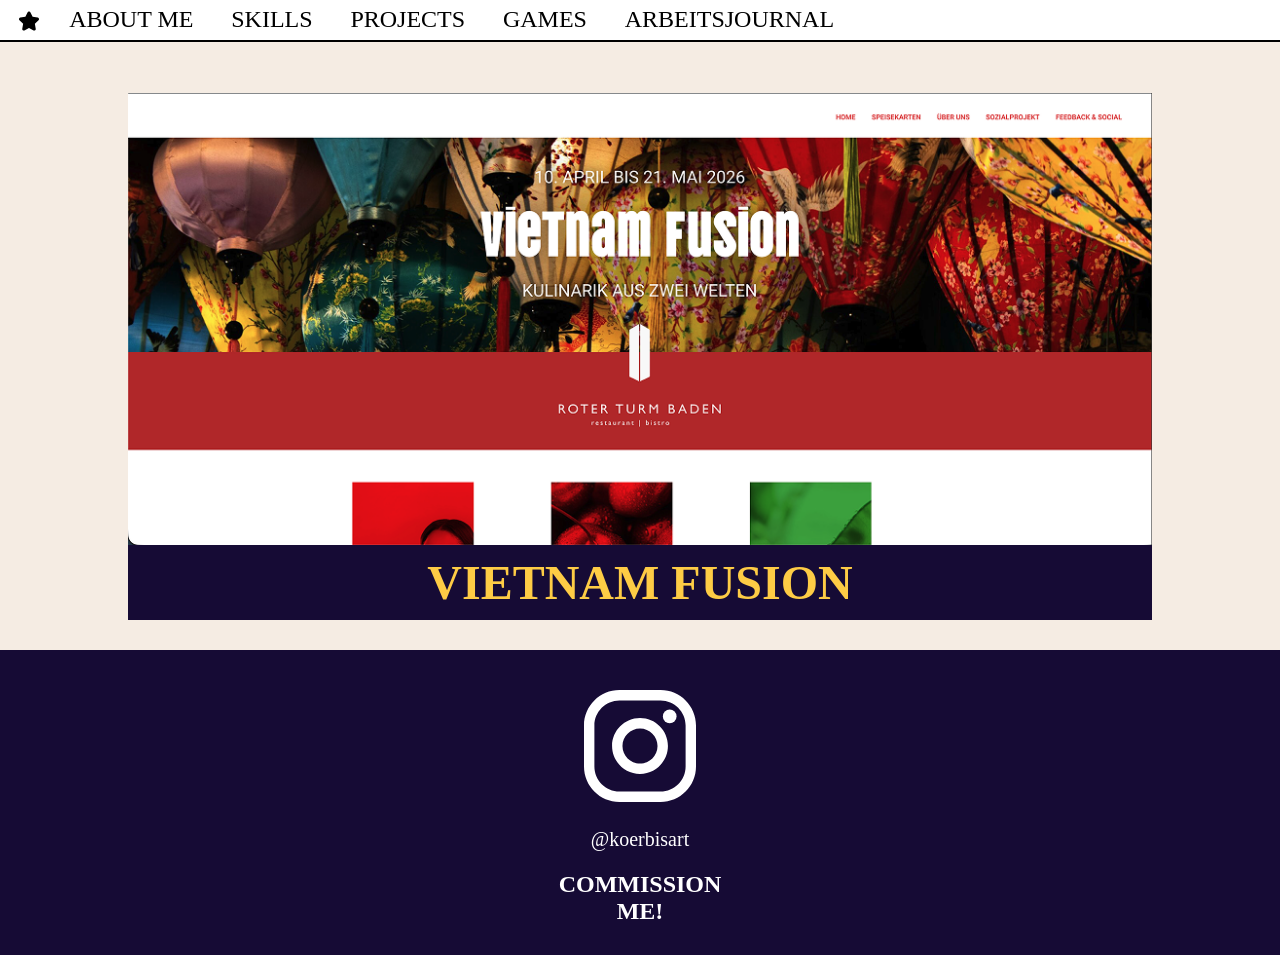
<file: Sites/Arbeitsjournal/Arbeitsjournal.html>
<!DOCTYPE html>
<html>
  <head>
    <meta charset="UTF-8">
    <meta name="viewport" content="width=device-width, initial-scale=1.0">
  
    <!-- Browser Icon -->
  <link rel="icon" href="https://i.imgur.com/3kIYfxg.gif">
  
  <!-- Tab Name -->
  <title>Koerbi's Creative Corner</title>
    <link href="../../style.css" rel="stylesheet" type="text/css" media="all">
    <link href="Arbeitsjournal.css" rel="stylesheet" type="text/css" media="all">
    
      
  </head>


<body>

  <header>

    <nav>
            <ul>
              <svg xmlns="http://www.w3.org/2000/svg" fill="none" viewBox="0 0 14 14" id="Star-1--Streamline-Core" height="20" width="20">
        <desc>
          Star 1 Streamline Icon: https://streamlinehq.com
        </desc>
        <g id="star-1--reward-rating-rate-social-star-media-favorite-like-stars">
          <path id="Union" fill="#000000" fill-rule="evenodd" d="M7 0.276855c-0.19843 0 -0.39272 0.056768 -0.55993 0.163603 -0.16508 0.10547 -0.29697 0.255388 -0.38055 0.432443L4.47196 4.07799c-0.00312 0.0063 -0.00611 0.01266 -0.00896 0.01909 -0.00071 0.00159 -0.00183 0.00298 -0.00324 0.00401 -0.00141 0.00103 -0.00306 0.00168 -0.0048 0.00187 -0.00609 0.00067 -0.01217 0.00146 -0.01823 0.00236l-3.495581 0.51786c-0.193204 0.01879 -0.377444 0.09129 -0.531759 0.20949 -0.159672 0.12231 -0.280454 0.28829 -0.3477142 0.47784 -0.06726016 0.18955 -0.0781133 0.39454 -0.0312442 0.59014 0.0466876 0.19483 0.1486564 0.37202 0.2936224 0.51027L2.88283 8.87974l-0.00004 0.00005 0.00587 0.00548c0.00365 0.00342 0.0064 0.00769 0.00798 0.01244 0.00158 0.00474 0.00195 0.00981 0.00107 0.01473l-0.00056 0.00327 -0.60974 3.56839 -0.00015 0.0009c-0.0335 0.1934 -0.01214 0.3923 0.06167 0.5741 0.07391 0.1822 0.19747 0.3399 0.3566 0.4553 0.15914 0.1153 0.34746 0.1837 0.54354 0.1973 0.19569 0.0136 0.39127 -0.0279 0.56457 -0.1197l0.00006 -0.0001 0.00099 -0.0005 3.14948 -1.6645c0.01129 -0.0049 0.0235 -0.0075 0.03585 -0.0075s0.02455 0.0026 0.03585 0.0075l3.14943 1.6645 0.0006 0.0003c0.1734 0.0921 0.3692 0.1337 0.565 0.12 0.1961 -0.0136 0.3844 -0.082 0.5436 -0.1973 0.1591 -0.1154 0.2827 -0.2731 0.3566 -0.4553 0.0738 -0.1818 0.0951 -0.3806 0.0617 -0.5739l-0.0002 -0.0011 -0.6097 -3.5684 -0.0006 -0.00326c-0.0009 -0.00492 -0.0005 -0.00999 0.0011 -0.01473 0.0015 -0.00474 0.0043 -0.00902 0.0079 -0.01244l0.0001 0.00005 0.0058 -0.00558 2.5588 -2.46885c0.1449 -0.13825 0.2469 -0.31542 0.2936 -0.51024 0.0468 -0.1956 0.036 -0.40059 -0.0313 -0.59014 -0.0672 -0.18955 -0.188 -0.35553 -0.3477 -0.47784 -0.1543 -0.1182 -0.3385 -0.1907 -0.5317 -0.20949l-3.49562 -0.51786c-0.00606 -0.0009 -0.01214 -0.00169 -0.01823 -0.00236 -0.00174 -0.00019 -0.0034 -0.00084 -0.00481 -0.00187 -0.00141 -0.00103 -0.00252 -0.00242 -0.00323 -0.00401 -0.00285 -0.00643 -0.00584 -0.01279 -0.00896 -0.01909L7.94048 0.872887C7.8569 0.695838 7.72501 0.545925 7.55994 0.440458 7.39272 0.333623 7.19843 0.276855 7 0.276855Z" clip-rule="evenodd" stroke-width="1"></path>
        </g>
      </svg>

              <li><a href="../../index.html">About Me</a></li>
      <li><a href="../Skills/skills.html">Skills</a></li>

      <div class="dropdown">
        <button class="dropbtn">Projects
          <i class="fa fa-caret-down"></i>
        </button>
        <div class="dropdown-content">
          <a href="../Projects/Art/myart.html">Art</a>
          <a href="../Projects/Blender/Blenderprojects.html">Blender</a>
          <a href="../Projects/Graficdesign/graficdesign.html">Grafic Design</a>
        </div>
      </div>
        
      <li><a href="../Games/gamesstartingscreen.html">Games</a></li>
      <li><a href="Arbeitsjournal.html">Arbeitsjournal</a></li>
            </ul>
    </nav>

  </header>

    <div class="content">


        <div class="Vietnamfusion">
        <img src="../../recources/Photos/Grafic_design_projects/VietnamFusion/Bildschirmfoto 2026-03-05 um 10.23.31 1.png" alt="Vietnamfusion">
            <button class="accordion">Vietnam Fusion</button>
            <div class="panel">
                <p>Dieses Projekt war das erste grössere Projekt mit dem mein Berufsbildner auf mich zukam. Das Restaurant Roter Turm in Baden, ein Betrieb der TRINAMO AG hatte eine Aktion geplant, in der sie Schweizer Küche mit der Vietnamesischen vereinen wollten. Dafür benötigten sie verschiedenste Print- und Medienprodukte.</p>
                <div class="firststep">
                    <div class="left">
                        <p>Mein Arbeitskollege und ich machten uns also an die Arbeit und suchten erstmal alles an CI/CD zusammen, was wir schon hatten, damit wir schon mal einen gewissen Rahmen feststecken konnten. Danach erstellten wir noch ein CD spezifisch für die Aktion und alles damit verbundene Werbematerial als auch ein Moodboard.</p>
                    </div>
                    <div class="right">
                        <img src="../../recources/Photos/Grafic_design_projects/VietnamFusion/CI.jpg">
                        <img src="../../recources/Photos/Grafic_design_projects/VietnamFusion/Moodboard_2.0.jpg">
                    </div>
                </div>
                
                <div class="secondstep">
                    <div class="left">
                        <img src="../../recources/Photos/Grafic_design_projects/VietnamFusion/Visualisierung_Poster.jpg">
                        <img src="../../recources/Photos/Grafic_design_projects/VietnamFusion/foto_essen.JPG">
                    </div>
                    <div class="right">
                        <p>Im Anschluss waren wir dann auch noch vor Ort, um uns einen Überblick zu verschaffen darüber wo die Poster, für die wir uns gemeinsam mit der Betriebsleiterin der Gastrobetriebe entschieden haben, hängen würden da eine Wand auch noch rot war und dies nicht mit allen Farben gut harmoniert. Ausserdem haben wir auch die Chance bekommen schonmal Fotos von den Gerichten zu schiessen, die wir dann für Werbeprodukte weiterverwenden konnten und die dann auch die Basis für die Flyer und Plakate bilden würden.</p>
                    </div>
                </div>
                </div>
            </div>
        </div>

    </div>

    <footer>

    <div class="Insta">
    <a href="https://www.instagram.com/koerbisart/">
    <img src="../../recources/Photos/icons/socials/Insta_Logo.svg" alt="Instagram Logo">
    </a>
    <p>@koerbisart</p>
    <h4>Commission me!</h4>
    </div>

  </footer>

    <script src="Arbeitsjournal.js"></script>
  </body>

  </html>
</file>
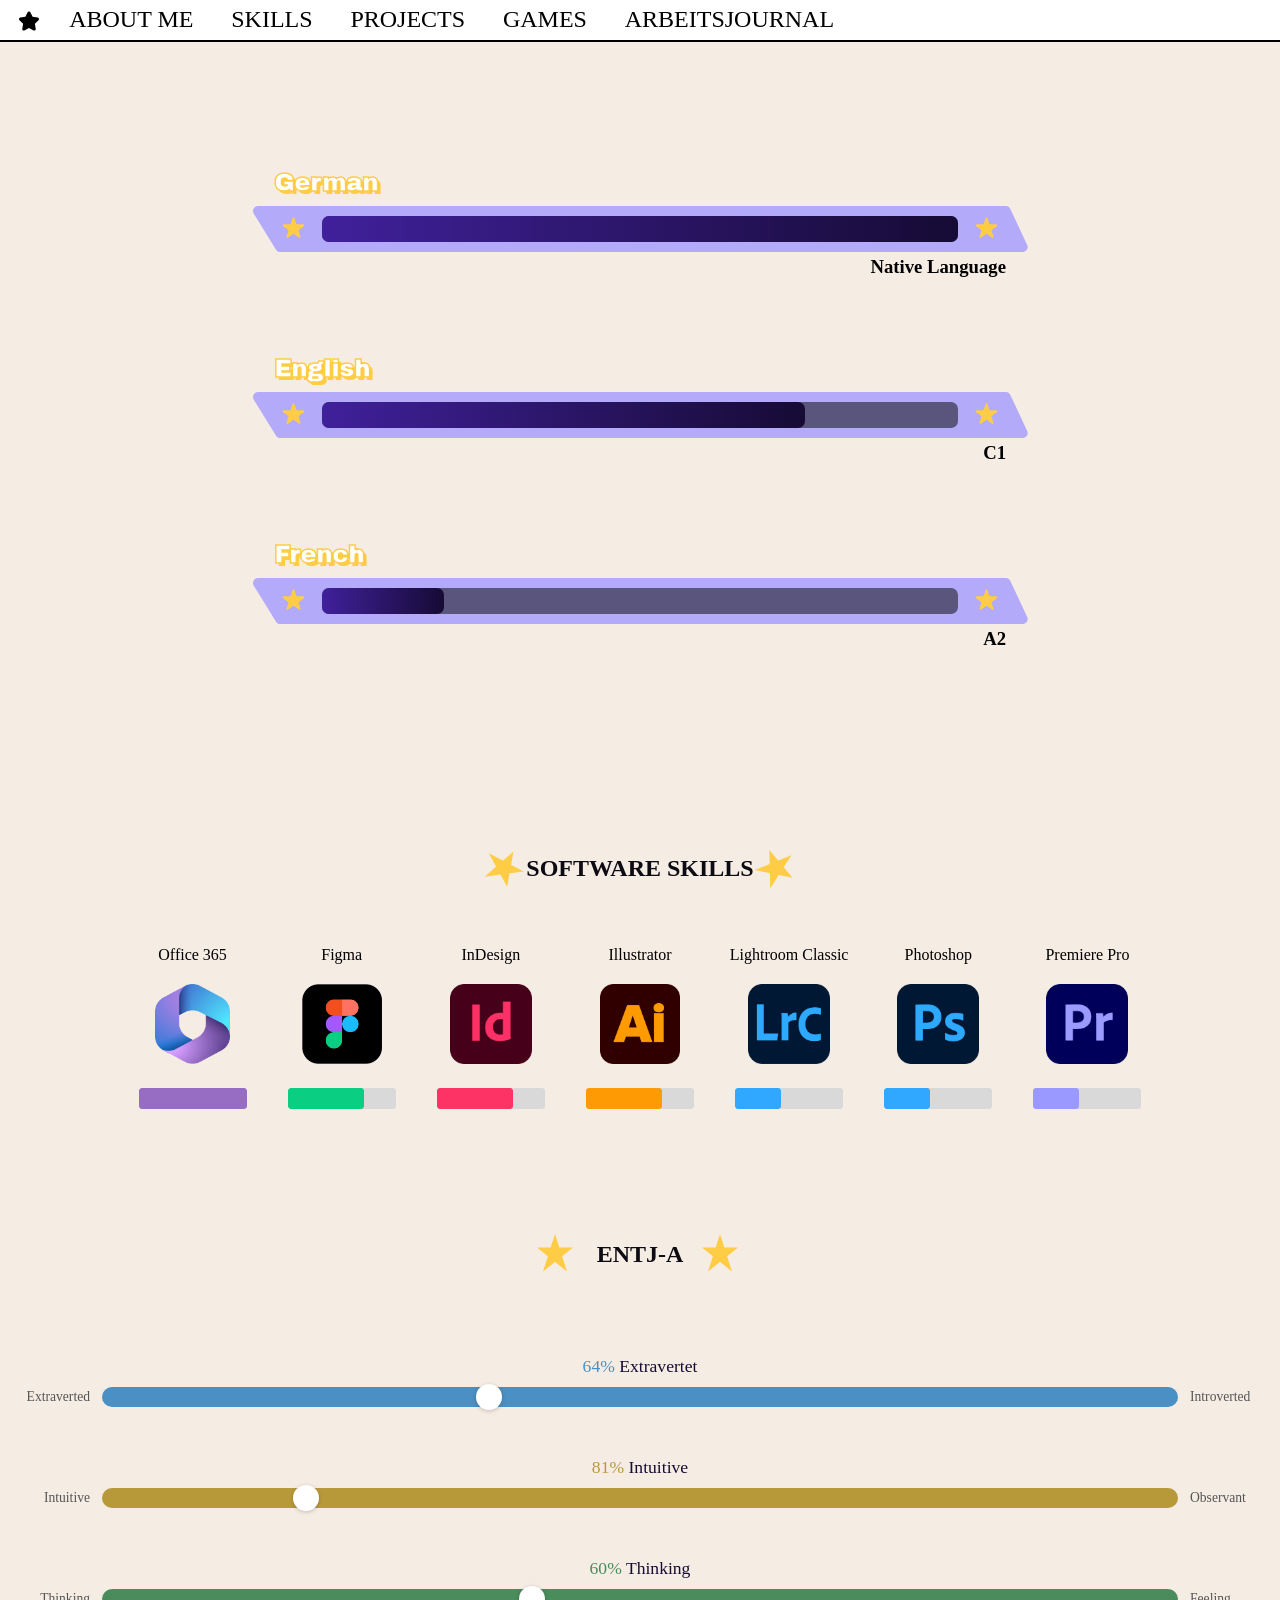
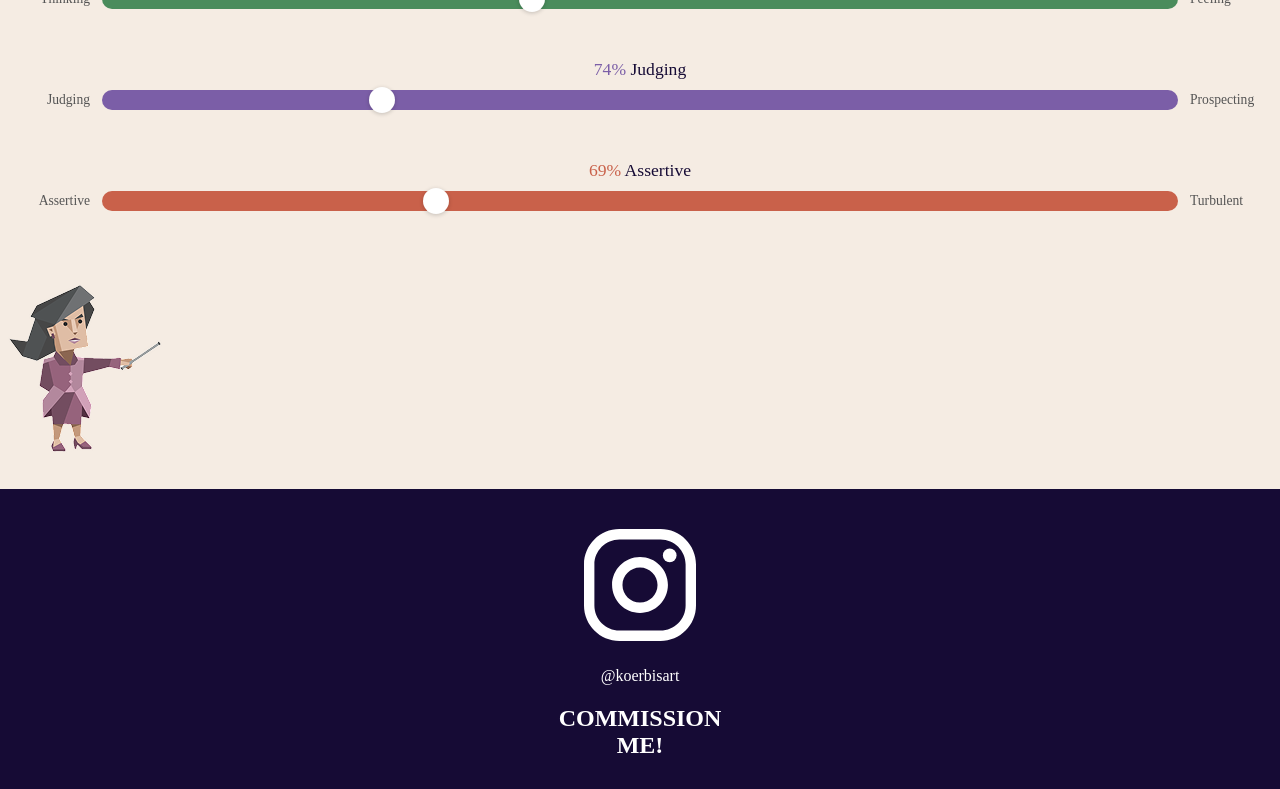
<file: Sites/Skills/skills.html>
<!DOCTYPE html>
<html>
  <head>
    <meta charset="UTF-8">
    <meta name="viewport" content="width=device-width, initial-scale=1.0">
  
    <!-- Browser Icon -->
  <link rel="icon" href="https://i.imgur.com/3kIYfxg.gif">
  
  <!-- Tab Name -->
  <title>Koerbi's Creative Corner</title>
    <link href="../../style.css" rel="stylesheet" type="text/css" media="all">
    <link href="skills.css" rel="stylesheet" type="text/css" media="all">
    
      
  </head>


<body>

  <header>

    <nav>
            <ul>
              <svg xmlns="http://www.w3.org/2000/svg" fill="none" viewBox="0 0 14 14" id="Star-1--Streamline-Core" height="20" width="20">
        <desc>
          Star 1 Streamline Icon: https://streamlinehq.com
        </desc>
        <g id="star-1--reward-rating-rate-social-star-media-favorite-like-stars">
          <path id="Union" fill="#000000" fill-rule="evenodd" d="M7 0.276855c-0.19843 0 -0.39272 0.056768 -0.55993 0.163603 -0.16508 0.10547 -0.29697 0.255388 -0.38055 0.432443L4.47196 4.07799c-0.00312 0.0063 -0.00611 0.01266 -0.00896 0.01909 -0.00071 0.00159 -0.00183 0.00298 -0.00324 0.00401 -0.00141 0.00103 -0.00306 0.00168 -0.0048 0.00187 -0.00609 0.00067 -0.01217 0.00146 -0.01823 0.00236l-3.495581 0.51786c-0.193204 0.01879 -0.377444 0.09129 -0.531759 0.20949 -0.159672 0.12231 -0.280454 0.28829 -0.3477142 0.47784 -0.06726016 0.18955 -0.0781133 0.39454 -0.0312442 0.59014 0.0466876 0.19483 0.1486564 0.37202 0.2936224 0.51027L2.88283 8.87974l-0.00004 0.00005 0.00587 0.00548c0.00365 0.00342 0.0064 0.00769 0.00798 0.01244 0.00158 0.00474 0.00195 0.00981 0.00107 0.01473l-0.00056 0.00327 -0.60974 3.56839 -0.00015 0.0009c-0.0335 0.1934 -0.01214 0.3923 0.06167 0.5741 0.07391 0.1822 0.19747 0.3399 0.3566 0.4553 0.15914 0.1153 0.34746 0.1837 0.54354 0.1973 0.19569 0.0136 0.39127 -0.0279 0.56457 -0.1197l0.00006 -0.0001 0.00099 -0.0005 3.14948 -1.6645c0.01129 -0.0049 0.0235 -0.0075 0.03585 -0.0075s0.02455 0.0026 0.03585 0.0075l3.14943 1.6645 0.0006 0.0003c0.1734 0.0921 0.3692 0.1337 0.565 0.12 0.1961 -0.0136 0.3844 -0.082 0.5436 -0.1973 0.1591 -0.1154 0.2827 -0.2731 0.3566 -0.4553 0.0738 -0.1818 0.0951 -0.3806 0.0617 -0.5739l-0.0002 -0.0011 -0.6097 -3.5684 -0.0006 -0.00326c-0.0009 -0.00492 -0.0005 -0.00999 0.0011 -0.01473 0.0015 -0.00474 0.0043 -0.00902 0.0079 -0.01244l0.0001 0.00005 0.0058 -0.00558 2.5588 -2.46885c0.1449 -0.13825 0.2469 -0.31542 0.2936 -0.51024 0.0468 -0.1956 0.036 -0.40059 -0.0313 -0.59014 -0.0672 -0.18955 -0.188 -0.35553 -0.3477 -0.47784 -0.1543 -0.1182 -0.3385 -0.1907 -0.5317 -0.20949l-3.49562 -0.51786c-0.00606 -0.0009 -0.01214 -0.00169 -0.01823 -0.00236 -0.00174 -0.00019 -0.0034 -0.00084 -0.00481 -0.00187 -0.00141 -0.00103 -0.00252 -0.00242 -0.00323 -0.00401 -0.00285 -0.00643 -0.00584 -0.01279 -0.00896 -0.01909L7.94048 0.872887C7.8569 0.695838 7.72501 0.545925 7.55994 0.440458 7.39272 0.333623 7.19843 0.276855 7 0.276855Z" clip-rule="evenodd" stroke-width="1"></path>
        </g>
      </svg>

              <li><a href="../../index.html">About Me</a></li>
      <li><a href="../Skills/skills.html">Skills</a></li>

      <div class="dropdown">
        <button class="dropbtn">Projects
          <i class="fa fa-caret-down"></i>
        </button>
        <div class="dropdown-content">
          <a href="../Projects/Art/myart.html">Art</a>
          <a href="../Projects/Blender/Blenderprojects.html">Blender</a>
          <a href="../Projects/Graficdesign/graficdesign.html">Grafic Design</a>
        </div>
      </div>
        
      <li><a href="../Games/gamesstartingscreen.html">Games</a></li>
      <li><a href="../Arbeitsjournal/Arbeitsjournal.html">Arbeitsjournal</a></li>
            </ul>
    </nav>

  </header>

  <div id="star-counter" class="counter-hidden">
  <span id="count">0</span>
  <img src="../../recources/Photos/mario 64 star Background Removed.png" alt="Mario 64 Star">
  </div>

<div class="flexboxcontainer">
  <div class="containerlanguages">
  <div class="german">
    <h2>German</h2>
    <svg width="782" height="46" viewBox="0 0 782 46" fill="none" xmlns="http://www.w3.org/2000/svg">
<path d="M4.72937 7.63337C2.66566 4.30247 5.06132 0 8.97971 0H756.818C758.759 0 760.525 1.12397 761.347 2.88288L778.174 38.8829C779.723 42.198 777.303 46 773.644 46H31.284C29.5531 46 27.9453 45.1048 27.0337 43.6334L4.72937 7.63337Z" fill="#B3ABFA"/>
<rect x="73" y="10" width="636" height="26" rx="7" fill="black" fill-opacity="0.5"/>
<rect x="73" y="10" width="636" height="26" rx="7" fill="url(#paint0_linear_112_2)"/>
<path d="M43.5489 11.9271C43.8483 11.0057 45.1517 11.0057 45.4511 11.9271L47.3064 17.6373C47.4403 18.0493 47.8243 18.3283 48.2575 18.3283H54.2616C55.2303 18.3283 55.6331 19.5679 54.8494 20.1373L49.9919 23.6664C49.6415 23.9211 49.4948 24.3724 49.6287 24.7844L51.484 30.4947C51.7834 31.416 50.7289 32.1821 49.9452 31.6127L45.0878 28.0836C44.7373 27.8289 44.2627 27.8289 43.9122 28.0836L39.0548 31.6127C38.2711 32.1821 37.2166 31.416 37.516 30.4947L39.3713 24.7844C39.5052 24.3724 39.3585 23.9211 39.0081 23.6664L34.1506 20.1373C33.3669 19.5679 33.7697 18.3283 34.7384 18.3283H40.7425C41.1757 18.3283 41.5597 18.0493 41.6936 17.6373L43.5489 11.9271Z" fill="#FECC45" class="star" style="cursor:pointer"/>
<path d="M736.549 11.9271C736.848 11.0057 738.152 11.0057 738.451 11.9271L740.306 17.6373C740.44 18.0493 740.824 18.3283 741.257 18.3283H747.262C748.23 18.3283 748.633 19.5679 747.849 20.1373L742.992 23.6664C742.641 23.9211 742.495 24.3724 742.629 24.7844L744.484 30.4947C744.783 31.416 743.729 32.1821 742.945 31.6127L738.088 28.0836C737.737 27.8289 737.263 27.8289 736.912 28.0836L732.055 31.6127C731.271 32.1821 730.217 31.416 730.516 30.4947L732.371 24.7844C732.505 24.3724 732.359 23.9211 732.008 23.6664L727.151 20.1373C726.367 19.5679 726.77 18.3283 727.738 18.3283H733.743C734.176 18.3283 734.56 18.0493 734.694 17.6373L736.549 11.9271Z" fill="#FECC45" class="star" style="cursor:pointer"/>
<defs>
<linearGradient id="paint0_linear_112_2" x1="73" y1="23" x2="709" y2="23" gradientUnits="userSpaceOnUse">
<stop stop-color="#40209B"/>
<stop offset="1" stop-color="#160B35"/>
</linearGradient>
</defs>
</svg>

    </div>
  <h3>Native Language</h3>

  <div class="english">
    <h2>English</h2>
    <svg width="782" height="46" viewBox="0 0 782 46" fill="none" xmlns="http://www.w3.org/2000/svg">
<path d="M4.72937 7.63337C2.66566 4.30247 5.06132 0 8.97971 0H756.818C758.759 0 760.525 1.12397 761.347 2.88288L778.174 38.8829C779.723 42.198 777.303 46 773.644 46H31.284C29.5531 46 27.9453 45.1048 27.0337 43.6334L4.72937 7.63337Z" fill="#B3ABFA"/>
<rect x="73" y="10" width="636" height="26" rx="7" fill="black" fill-opacity="0.5"/>
<rect x="73" y="10" width="483" height="26" rx="7" fill="url(#paint0_linear_112_3)"/>
<path d="M43.5489 11.9271C43.8483 11.0057 45.1517 11.0057 45.4511 11.9271L47.3064 17.6373C47.4403 18.0493 47.8243 18.3283 48.2575 18.3283H54.2616C55.2303 18.3283 55.6331 19.5679 54.8494 20.1373L49.9919 23.6664C49.6415 23.9211 49.4948 24.3724 49.6287 24.7844L51.484 30.4947C51.7834 31.416 50.7289 32.1821 49.9452 31.6127L45.0878 28.0836C44.7373 27.8289 44.2627 27.8289 43.9122 28.0836L39.0548 31.6127C38.2711 32.1821 37.2166 31.416 37.516 30.4947L39.3713 24.7844C39.5052 24.3724 39.3585 23.9211 39.0081 23.6664L34.1506 20.1373C33.3669 19.5679 33.7697 18.3283 34.7384 18.3283H40.7425C41.1757 18.3283 41.5597 18.0493 41.6936 17.6373L43.5489 11.9271Z" fill="#FECC45" class="star" style="cursor:pointer"/>
<path d="M736.549 11.9271C736.848 11.0057 738.152 11.0057 738.451 11.9271L740.306 17.6373C740.44 18.0493 740.824 18.3283 741.257 18.3283H747.262C748.23 18.3283 748.633 19.5679 747.849 20.1373L742.992 23.6664C742.641 23.9211 742.495 24.3724 742.629 24.7844L744.484 30.4947C744.783 31.416 743.729 32.1821 742.945 31.6127L738.088 28.0836C737.737 27.8289 737.263 27.8289 736.912 28.0836L732.055 31.6127C731.271 32.1821 730.217 31.416 730.516 30.4947L732.371 24.7844C732.505 24.3724 732.359 23.9211 732.008 23.6664L727.151 20.1373C726.367 19.5679 726.77 18.3283 727.738 18.3283H733.743C734.176 18.3283 734.56 18.0493 734.694 17.6373L736.549 11.9271Z" fill="#FECC45" class="star" style="cursor:pointer"/>
<defs>
<linearGradient id="paint0_linear_112_3" x1="73" y1="23" x2="556" y2="23" gradientUnits="userSpaceOnUse">
<stop stop-color="#40209B"/>
<stop offset="1" stop-color="#160B35"/>
</linearGradient>
</defs>
</svg>

  </div>
  <h3>C1</h3>

  <div class="french">
    <h2>French</h2>
  <svg width="782" height="46" viewBox="0 0 782 46" fill="none" xmlns="http://www.w3.org/2000/svg">
<path d="M4.72937 7.63337C2.66566 4.30247 5.06132 0 8.97971 0H756.818C758.759 0 760.525 1.12397 761.347 2.88288L778.174 38.8829C779.723 42.198 777.303 46 773.644 46H31.284C29.5531 46 27.9453 45.1048 27.0337 43.6334L4.72937 7.63337Z" fill="#B3ABFA"/>
<rect x="73" y="10" width="636" height="26" rx="7" fill="black" fill-opacity="0.5"/>
<rect x="73" y="10" width="122" height="26" rx="7" fill="url(#paint0_linear_112_4)"/>
<path d="M43.5489 11.9271C43.8483 11.0057 45.1517 11.0057 45.4511 11.9271L47.3064 17.6373C47.4403 18.0493 47.8243 18.3283 48.2575 18.3283H54.2616C55.2303 18.3283 55.6331 19.5679 54.8494 20.1373L49.9919 23.6664C49.6415 23.9211 49.4948 24.3724 49.6287 24.7844L51.484 30.4947C51.7834 31.416 50.7289 32.1821 49.9452 31.6127L45.0878 28.0836C44.7373 27.8289 44.2627 27.8289 43.9122 28.0836L39.0548 31.6127C38.2711 32.1821 37.2166 31.416 37.516 30.4947L39.3713 24.7844C39.5052 24.3724 39.3585 23.9211 39.0081 23.6664L34.1506 20.1373C33.3669 19.5679 33.7697 18.3283 34.7384 18.3283H40.7425C41.1757 18.3283 41.5597 18.0493 41.6936 17.6373L43.5489 11.9271Z" fill="#FECC45" class="star" style="cursor:pointer"/>
<path d="M736.549 11.9271C736.848 11.0057 738.152 11.0057 738.451 11.9271L740.306 17.6373C740.44 18.0493 740.824 18.3283 741.257 18.3283H747.262C748.23 18.3283 748.633 19.5679 747.849 20.1373L742.992 23.6664C742.641 23.9211 742.495 24.3724 742.629 24.7844L744.484 30.4947C744.783 31.416 743.729 32.1821 742.945 31.6127L738.088 28.0836C737.737 27.8289 737.263 27.8289 736.912 28.0836L732.055 31.6127C731.271 32.1821 730.217 31.416 730.516 30.4947L732.371 24.7844C732.505 24.3724 732.359 23.9211 732.008 23.6664L727.151 20.1373C726.367 19.5679 726.77 18.3283 727.738 18.3283H733.743C734.176 18.3283 734.56 18.0493 734.694 17.6373L736.549 11.9271Z" fill="#FECC45" class="star" style="cursor:pointer"/>
<defs>
<linearGradient id="paint0_linear_112_4" x1="73" y1="23" x2="195" y2="23" gradientUnits="userSpaceOnUse">
<stop stop-color="#40209B"/>
<stop offset="1" stop-color="#160B35"/>
</linearGradient>
</defs>
</svg>

  </div>
  <h3>A2</h3>
</div>
</div>

<div class="containersoftwares">
  <div class="softwareheader">
      
        <div class="containerstars2">
          <svg viewBox="0 0 200 200" class="star star-small">
          <polygon points="100,10 40,198 190,78 10,78 160,198"
          style="fill:#FECC45;" />
          </svg>
        </div>
        <h4>Software Skills</h4>
        <div class="containerstars3">
          <svg viewBox="0 0 200 200" class="star star-small">
          <polygon points="100,10 40,198 190,78 10,78 160,198"
          style="fill:#FECC45;" />
          </svg>
        </div>
  </div>

    <div class="icons">

      <div class="1litem1">
        <p>Office 365</p>
      </div>
      <div class="1litem2">
        <p>Figma</p>
      </div>
      <div class="1litem3">
        <p>InDesign</p>
      </div>
      <div class="1litem4">
        <p>Illustrator</p>
      </div>
      <div class="1litem5">
        <p>Lightroom Classic</p>
      </div>
      <div class="1litem6">
        <p>Photoshop</p>
      </div>
      <div class="1litem7">
        <p>Premiere Pro</p>
      </div>
      <div class="item1">
        <img src="../../recources/Photos/icons_softwares/20221127120646!Microsoft_365_(2022).svg.png" height="80px" alt="Office 365">
        </div>
        <div class="item2">
        <img src="../../recources/Photos/icons_softwares/figma-logo-icon-figma-app-editable-transparent-background-premium-social-media-design-for-digital-download-free-png.png" height="80px" alt="Figma">
        </div>
        <div class="item3">
        <img src="../../recources/Photos/icons_softwares/Adobe_InDesign_CC_icon.svg.png" height="80px" alt="Indesign">
        </div>
        <div class="item4">
        <img src="../../recources/Photos/icons_softwares/Adobe_Illustrator_CC_icon.svg.png" height="80px" alt="Illustrator">
        </div>
        <div class="item5">
        <img src="../../recources/Photos/icons_softwares/Adobe_Photoshop_Lightroom_Classic_CC_icon.svg.png" height="80px" alt="Lightroom classic">
        </div>
        <div class="item6">
        <img src="../../recources/Photos/icons_softwares/Adobe_Photoshop_CC_icon.svg.png" height="80px" alt="Photoshop">
        </div>
        <div class="item7">
        <img src="../../recources/Photos/icons_softwares/Adobe_Premiere_Pro_CC_icon.svg.png" height="80px" alt="Premier pro">
        </div>
        <div class="item8">
        <img src="../../recources/Photos/icons_softwares/bars software/Rectangle 21.png">
        </div>
        <div class="item9">
        <img src="../../recources/Photos/icons_softwares/bars software/Group 14.png">
        </div>
        <div class="item10">
        <img src="../../recources/Photos/icons_softwares/bars software/Group 12.png">
        </div>
        <div class="item11">
        <img src="../../recources/Photos/icons_softwares/bars software/Group 13.png">
        </div>
        <div class="item12">
        <img src="../../recources/Photos/icons_softwares/bars software/Group 15.png">
        </div>
        <div class="item13">
        <img src="../../recources/Photos/icons_softwares/bars software/Group 16.png">
        </div>
        <div class="item14">
        <img src="../../recources/Photos/icons_softwares/bars software/Group 17.png">
        </div>
    </div>
</div>

<div class="personality">
  <div class="containerstars4">
          <svg viewBox="0 0 200 200" class="star star-small">
          <polygon points="100,10 40,198 190,78 10,78 160,198"
          style="fill:#FECC45;" />
          </svg>
        </div>
        <h4>ENTJ-A</h4>
        <div class="containerstars5">
          <svg viewBox="0 0 200 200" class="star star-small">
          <polygon points="100,10 40,198 190,78 10,78 160,198"
          style="fill:#FECC45;" />
          </svg>
        </div>
</div>

<div class="mbti-wrap" id="mbti-root"></div>

<img src="../../recources/Photos/mbti/entj-commander 1.png" alt="entj">

  <footer>

    <div class="Insta">
    <a href="https://www.instagram.com/koerbisart/">
    <img src="../../recources/Photos/icons/socials/Insta_Logo.svg" alt="Instagram Logo">
    </a>
    <p>@koerbisart</p>
    <h4>Commission me!</h4>
    </div>

  </footer>

<script src="mbti.js"></script>
<script src="../../starcounter.js"></script>

</body>
</html>
</file>
<file: style.css>
@font-face {
  font-family: 'MyHandwriting-Regular';
  src: url('recources/Fonts/MyHandwriting-Regular.ttf');
}

* {
  margin: 0px;
  padding: 0px;
  font-family: 'Trebuchet MS';
}

body {
    background-color: #F5ECE3;
}

a {
  text-transform: uppercase;
  color: black;
  text-decoration: none;
  font-size: 1.5rem;
}

#star-counter {
  position: fixed;
  top: 40px;
  right: 10px;
  color: black;
  padding: 10px 20px;
  border-radius: 20px;
  font-weight: bold;
  font-size: 2rem;
  transition: opacity 0.3s ease;
  display: flex;
  align-items: center;
  gap: 30%;
  z-index: 100;
}

.counter-hidden {
  display: none !important;
}

nav {
  padding-top: 0.5%;
  padding-left: 1.5%;
  padding-bottom: 0.5%;
  border-bottom: 2px solid black;
  background-color: white;
}

ul {
  list-style: none;
  display:flex;
}

li {
  margin-right: 3%;
}

#Star-1--Streamline-Core {
  margin-top: 5px;
  margin-right: 30px;
}

footer {
    background-color: #160B35;
    color: white;
}


footer h4 {
    color: white;
}

.navbar a {
  float: left;
  font-size: 16px;
  color: white;
  text-align: center;
  padding: 14px 16px;
  text-decoration: none;
}

/* The dropdown container */
.dropdown {
    position: relative;
  float: left;
  margin-right: 3%;
}

/* Dropdown button */
.dropdown .dropbtn {
    text-transform: uppercase;
  color: black;
  text-decoration: none;
  font-size: 1.5rem;
  border: none;
  outline: none;
  background-color: inherit;
  font-family: inherit; /* Important for vertical align on mobile phones */
  margin: 0; /* Important for vertical align on mobile phones */
}

/* Dropdown content (hidden by default) */
.dropdown-content {
  display: none;
  position: absolute;
  background-color: #f9f9f9;
  min-width: 160px;
  box-shadow: 0px 8px 16px 0px rgba(0,0,0,0.2);
  z-index: 1;
}

/* Links inside the dropdown */
.dropdown-content a {
  float: none;
  color: black;
  padding: 12px 16px;
  text-decoration: none;
  display: block;
  text-align: left;
}

/* Add a grey background color to dropdown links on hover */
.dropdown-content a:hover {
  background-color: #ddd;
}

/* Show the dropdown menu on hover */
.dropdown:hover .dropdown-content {
  display: block;
}

footer {
  margin-top: 30px;
}

.Insta {
  display: flex;
  flex-direction: column;
  width: 15%;
  justify-self: center;
  margin-left: auto;
  margin-right: auto;
  row-gap: 20px;
  padding-bottom: 30px;
}

.Insta p {
  align-self: center;
}

.Insta img {
  padding: 40px;
  padding-bottom: 0%;
}

footer h4 {
  text-align: center;
  color: white;
  font-size: 1.5rem;
  text-transform: uppercase;
}
</file>
<file: Sites/Arbeitsjournal/Arbeitsjournal.css>
p { 
    font-size: 1.25rem !important;
}

.content {
    width: 80%;
    margin: 0 auto;
}

.Vietnamfusion {
    max-width: 100%;
    margin: 0 auto;
    display: flex;
    flex-direction: column;
    margin-top: 5%;
}

.Vietnamfusion img {
    display: block;
    max-width: 100%;
    height: auto;
}

.accordion {
    background-color: #160B35;
    color:#FECC45;
    text-align: center;
    font-size: 3rem;
    text-transform: uppercase;
    font-family: 'Trebuchet MS';
    font-weight: bold;
    cursor: pointer;
    padding-top: 1%;
    padding-bottom: 1%;
    border: none;
    outline: none;
}

.active, .accordion:hover {
    background-color: #B3ABFA;
}

.panel {
    display: none;
    background-color: white;
    padding-top: 3%;
    padding-left: 5%;
    padding-right: 5%;
    padding-bottom: 3%;
}

.firststep {
    display: flex;
    flex-direction: row;
    padding-top: 3%;
}

.firststep .left {
    width: 50%;
    margin: auto;
    padding: 3%;
    text-align: justify;
}

.firststep .right {
    width: 50%;
    margin: auto;
    padding: 3%;
}

.secondstep {
    display: flex;
    flex-direction: row;
    padding-top: 3%;
}

.secondstep .left {
    width: 50%;
    margin: auto;
    padding: 3%;
}

.secondstep .right {
    width: 50%;
    margin: auto;
    padding: 3%;
    text-align: justify;
}
</file>
<file: Sites/Skills/skills.css>
@font-face {
  font-family: 'ArchivoBlack';
  src: url('../../recources/Fonts/ArchivoBlack-Regular.ttf');
}

h4 {
  text-align: center;
  color: #0c0a13;
  font-size: 1.5rem;
  text-transform: uppercase;
}

.flexboxcontainer {
  display: flex;
  justify-content: center;
  margin-top: 10%;
}

.containerlanguages {
  position: relative;
  display: flex;
  flex-direction: column;
}

h2 {
  font-family: ArchivoBlack;
  color: white;
  text-shadow: 3px 3px #FECC45;
  -webkit-text-stroke: 1.5px #FECC45;
}

.english {
  margin-top: 10%;
}

.french {
  margin-top: 10%;
}

.containerlanguages h2 {
  padding-left: 25px;
  padding-bottom: 10px;
}

.containerlanguages h3 {
  align-self: flex-end;
  padding-right: 25px;
}

.containersoftwares {
  margin-top: 16%;
}

.star-hidden {
  visibility: hidden;
}

.icons {
  display: grid;
  margin-left: 10%;
  margin-right: 10%;
  margin-top: 5%;
  object-fit: contain;
  gap: 20px;
  grid-template-columns: repeat(7, 1fr);
  justify-items: center;
}

.mbti-wrap {
  padding: 24px 0;
  font-family: 'Trebuchet MS';
}

.mbti-trait {
  margin-bottom: 50px;
}

.mbti-label {
  font-size: 1.1rem;
  font-weight: 500;
  text-align: center;
  margin-bottom: 10px;
}

.mbti-label .trait-name {
  font-weight: 500;
  color: #160B35;
}

.mbti-row {
  display: flex;
  align-items: center;
  gap: 12px;
}

.mbti-side {
  font-size: 0.85rem;
  color: #555;
  white-space: nowrap;
  width: 90px;
}

.mbti-side.left {
  text-align: right;
}

.mbti-side.right {
  text-align: left;
}

.mbti-track {
  flex: 1;
  height: 20px;
  border-radius: 14px;
  position: relative;
}

.mbti-track-bg {
  position: absolute;
  inset: 0;
  border-radius: 14px;
  opacity: 0.35;
}

.mbti-fill {
  position: absolute;
  top: 0;
  left: 0;
  height: 100%;
  border-radius: 14px;
}

.mbti-dot {
  position: absolute;
  top: 50%;
  width: 22px;
  height: 22px;
  background: white;
  border: 2.5px solid rgba(255, 255, 255, 0.7);
  border-radius: 50%;
  transform: translate(-50%, -50%);
  box-shadow: 0 1px 4px rgba(0, 0, 0, 0.2);
}

.personality {
  display: flex;
  align-items: center;
  justify-content: center;
  margin-bottom: 5%;
  margin-top: 10%;
}

.containerstars:hover {
  transform: scale(1.25) rotate(20deg);
  filter: 
    drop-shadow(0 0 10px #FECC45)
    drop-shadow(0 0 20px #FECC45)
    drop-shadow(0 0 35px rgba(255,255,255,0.8));
}

@keyframes sparkle {
  0% {
    filter: drop-shadow(0 0 5px #FECC45);
  }
  50% {
    filter: drop-shadow(0 0 20px #FECC45)
            drop-shadow(0 0 35px #FECC45)
            drop-shadow(0 0 50px #fff);
  }
  100% {
    filter: drop-shadow(0 0 5px #FECC45);
  }
}

.containerstars2 {
  position: absolute;
  margin-right: 272px;
  transform: rotate(100deg);
  cursor: pointer;
  transition: 
    transform 0.3s ease,
    filter 0.3s ease;
  transform-origin: center;
}

.containerstars2:hover {
  transform: scale(1.25);
  filter: 
    drop-shadow(0 0 10px #FECC45)
    drop-shadow(0 0 20px #FECC45)
    drop-shadow(0 0 35px rgba(255,255,255,0.8));
}

@keyframes sparkle {
  0% {
    filter: drop-shadow(0 0 5px #FECC45);
  }
  50% {
    filter: drop-shadow(0 0 20px #FECC45)
            drop-shadow(0 0 35px #FECC45)
            drop-shadow(0 0 50px #fff);
  }
  100% {
    filter: drop-shadow(0 0 5px #FECC45);
  }
}

.softwareheader {
  display: flex;
  align-items: center;
  justify-content: center;
  gap: 16px;
}

.containerstars3 {
  position: absolute;
  margin-left: 272px;
  transform: rotate(50deg);
  cursor: pointer;
  transition: 
    transform 0.3s ease,
    filter 0.3s ease;
  transform-origin: center;
}

.containerstars3:hover {
  transform: scale(1.25) rotate(60deg);
  filter: 
    drop-shadow(0 0 10px #FECC45)
    drop-shadow(0 0 20px #FECC45)
    drop-shadow(0 0 35px rgba(255,255,255,0.8));
}

@keyframes sparkle {
  0% {
    filter: drop-shadow(0 0 5px #FECC45);
  }
  50% {
    filter: drop-shadow(0 0 20px #FECC45)
            drop-shadow(0 0 35px #FECC45)
            drop-shadow(0 0 50px #fff);
  }
  100% {
    filter: drop-shadow(0 0 5px #FECC45);
  }
}

.containerstars4 {
  position: absolute;
  margin-right: 170px;
  cursor: pointer;
  transition: 
    transform 0.3s ease,
    filter 0.3s ease;
  transform-origin: center;
}

.containerstars4:hover {
  transform: scale(1.25) rotate(60deg);
  filter: 
    drop-shadow(0 0 10px #FECC45)
    drop-shadow(0 0 20px #FECC45)
    drop-shadow(0 0 35px rgba(255,255,255,0.8));
}

@keyframes sparkle {
  0% {
    filter: drop-shadow(0 0 5px #FECC45);
  }
  50% {
    filter: drop-shadow(0 0 20px #FECC45)
            drop-shadow(0 0 35px #FECC45)
            drop-shadow(0 0 50px #fff);
  }
  100% {
    filter: drop-shadow(0 0 5px #FECC45);
  }
}

.containerstars5 {
  position: absolute;
  margin-left: 160px;
  cursor: pointer;
  transition: 
    transform 0.3s ease,
    filter 0.3s ease;
  transform-origin: center;
}

.containerstars5:hover {
  transform: scale(1.25) rotate(60deg);
  filter: 
    drop-shadow(0 0 10px #FECC45)
    drop-shadow(0 0 20px #FECC45)
    drop-shadow(0 0 35px rgba(255,255,255,0.8));
}

@keyframes sparkle {
  0% {
    filter: drop-shadow(0 0 5px #FECC45);
  }
  50% {
    filter: drop-shadow(0 0 20px #FECC45)
            drop-shadow(0 0 35px #FECC45)
            drop-shadow(0 0 50px #fff);
  }
  100% {
    filter: drop-shadow(0 0 5px #FECC45);
  }
}

.star {
  width: clamp(40px, 3vw, 120px);
  height: auto;
}

.star-hidden {
  display: none;
}
</file>
